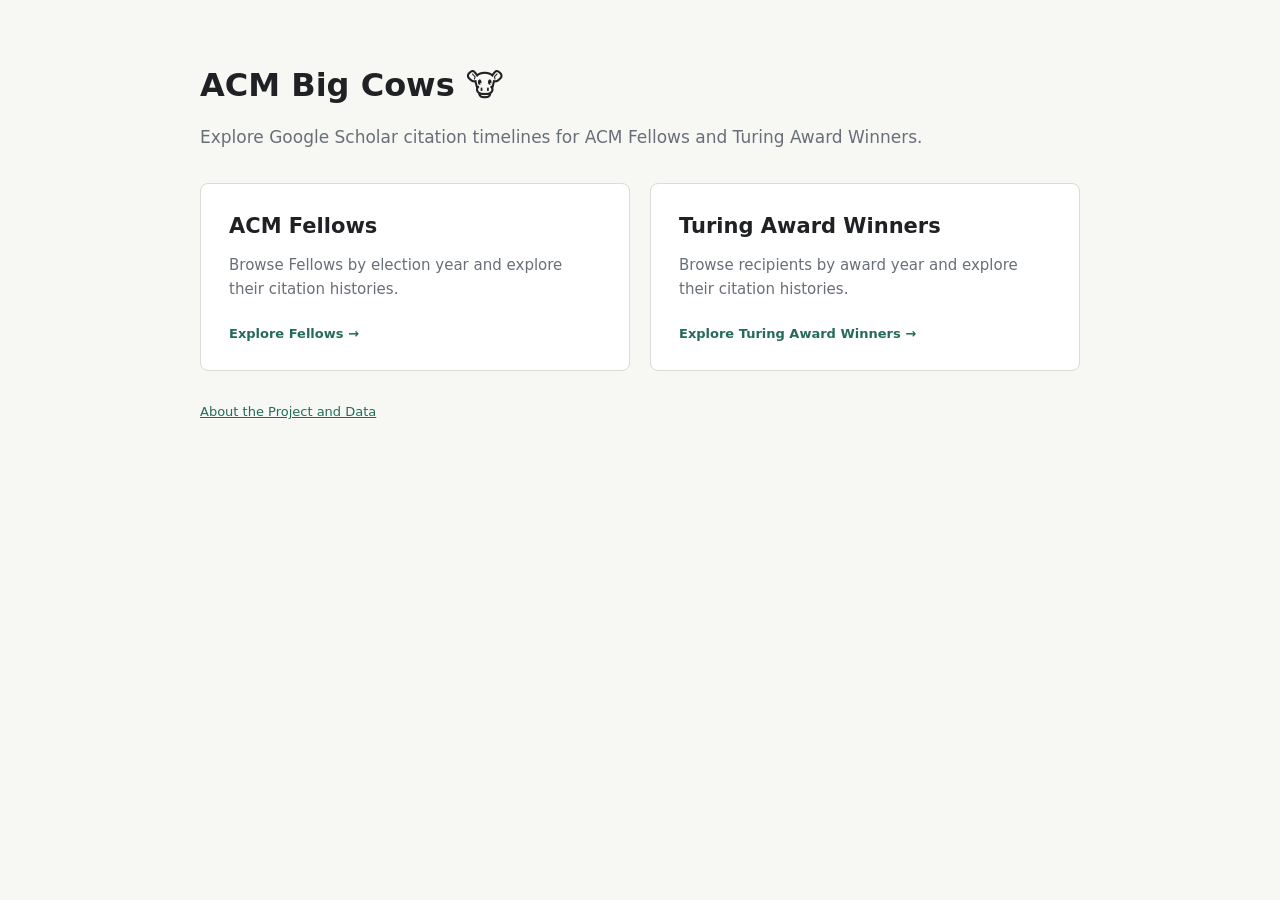
<file: index.html>
<!doctype html>
<html lang="en">
<head>
  <meta charset="utf-8">
  <meta name="viewport" content="width=device-width, initial-scale=1">
  <meta name="description" content="Explore Google Scholar citation timelines for ACM Fellows and Turing Award Winners.">
  <title>ACM Big Cows — Citation Timelines</title>
  <link rel="stylesheet" href="./scholar_visualization.css">
</head>
<body>
  <main class="landing">
    <h1>ACM Big Cows 🐮</h1>
    <p class="landing-intro">Explore Google Scholar citation timelines for ACM Fellows and Turing Award Winners.</p>
    <nav class="award-cards" aria-label="Choose a visualization">
      <a class="award-card" href="./acm_fellows.html">
        <h2>ACM Fellows</h2>
        <p>Browse Fellows by election year and explore their citation histories.</p>
        <span>Explore Fellows <span aria-hidden="true">→</span></span>
      </a>
      <a class="award-card" href="./turing_award_winners.html">
        <h2>Turing Award Winners</h2>
        <p>Browse recipients by award year and explore their citation histories.</p>
        <span>Explore Turing Award Winners <span aria-hidden="true">→</span></span>
      </a>
    </nav>
    <p class="landing-footer"><a href="https://github.com/lintool/acm-bigcows">About the Project and Data</a></p>
  </main>
</body>
</html>
</file>
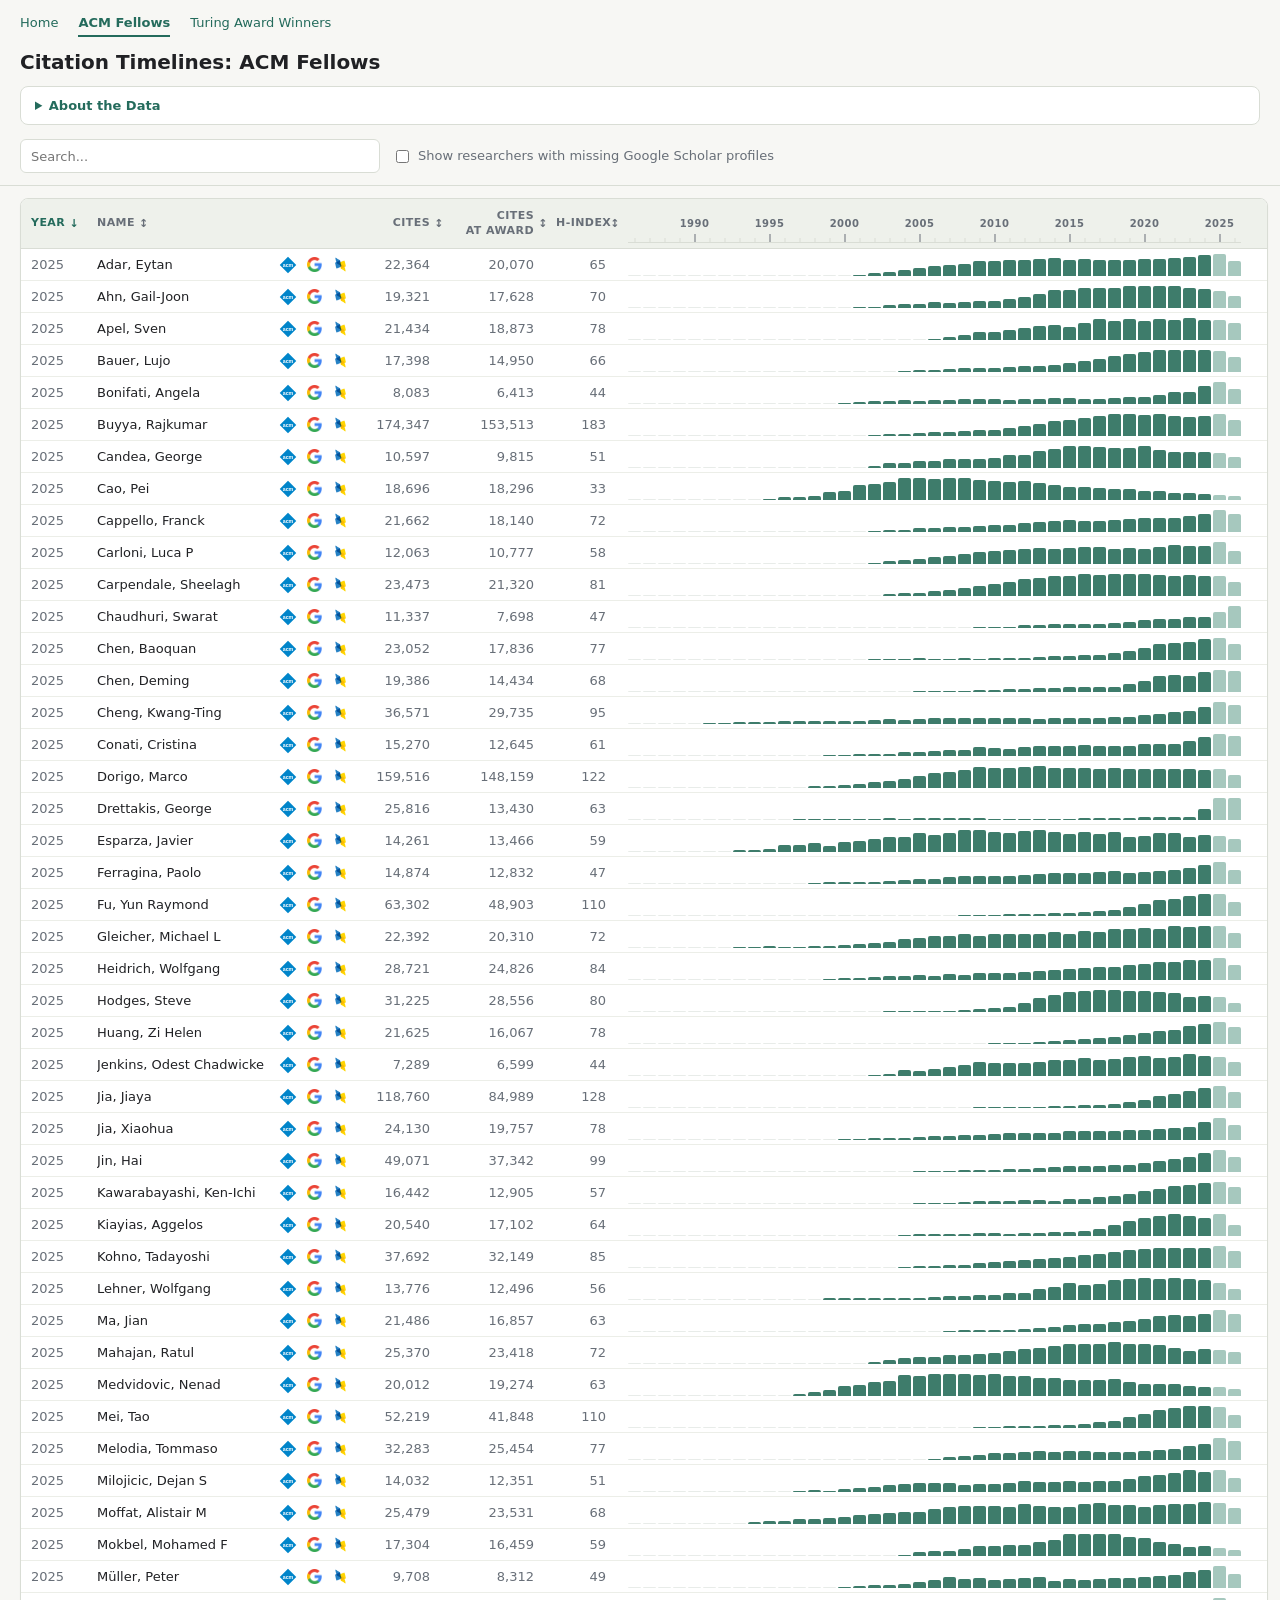
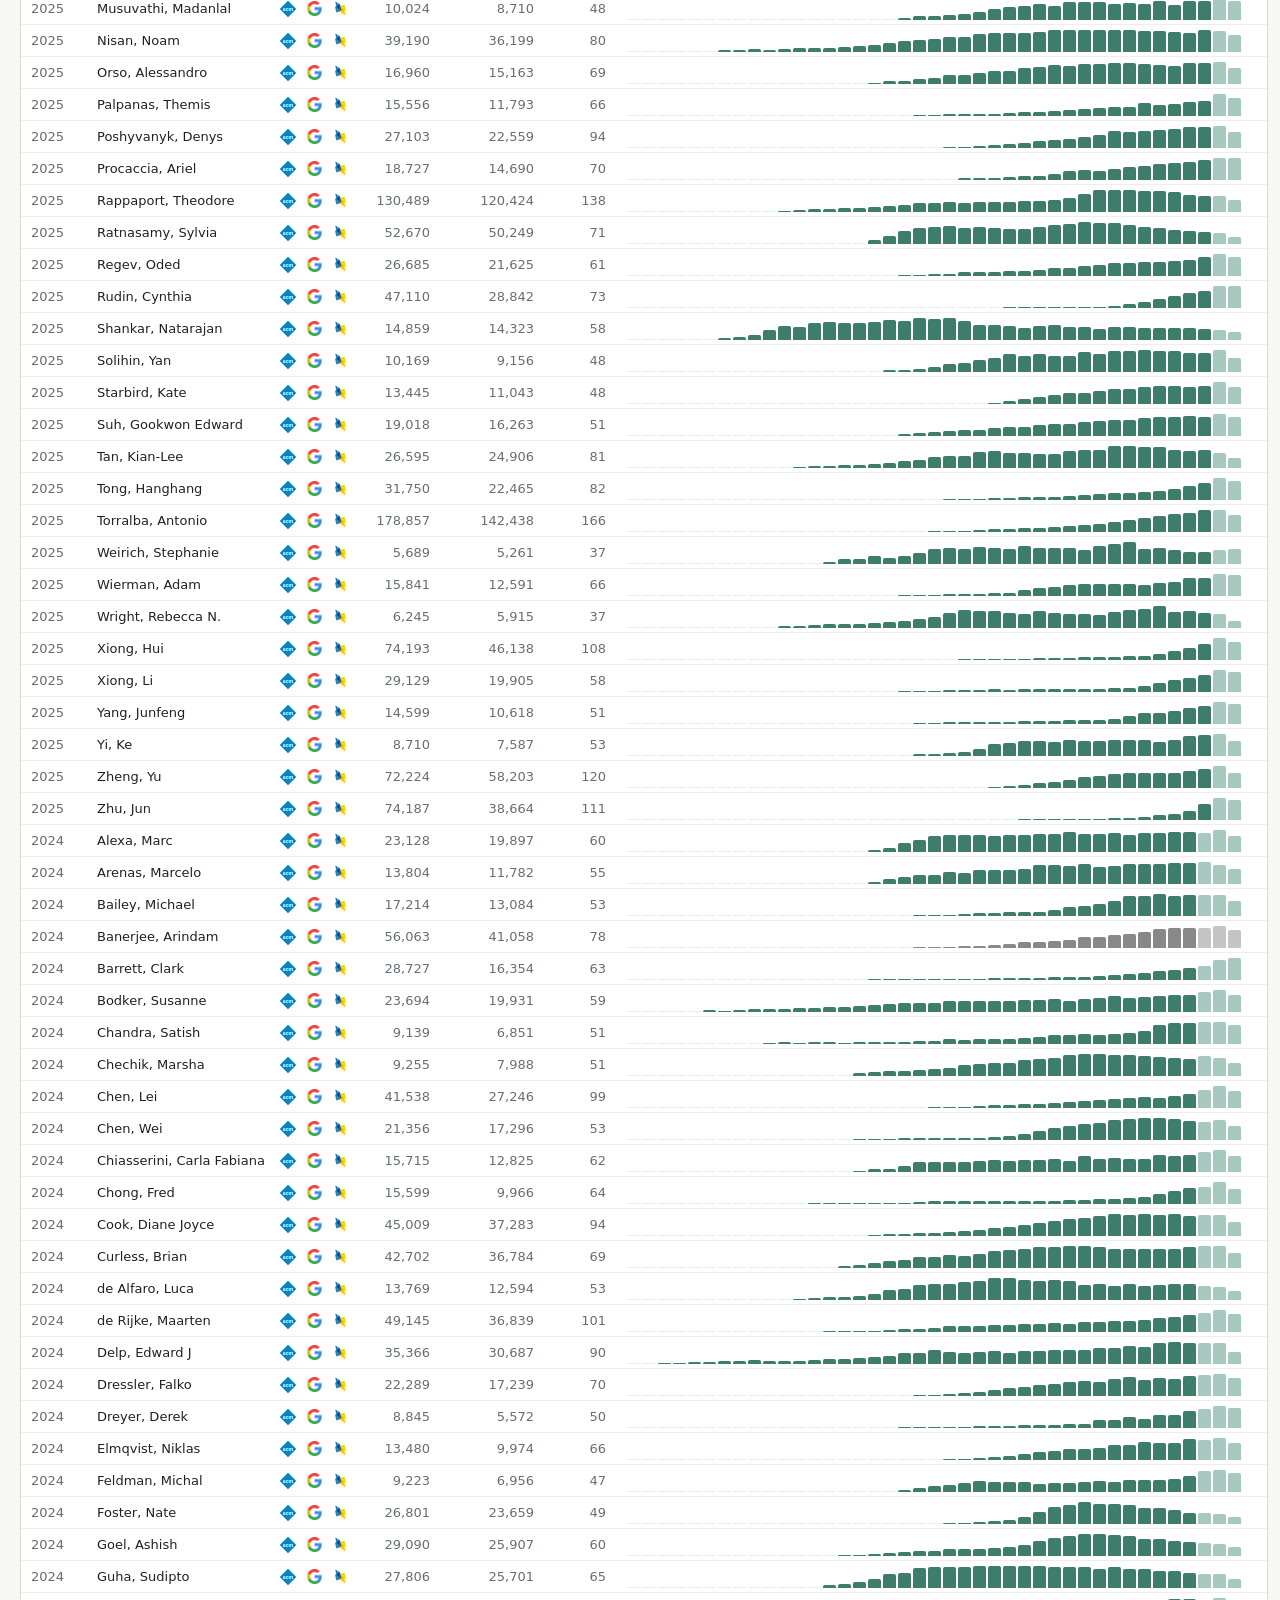
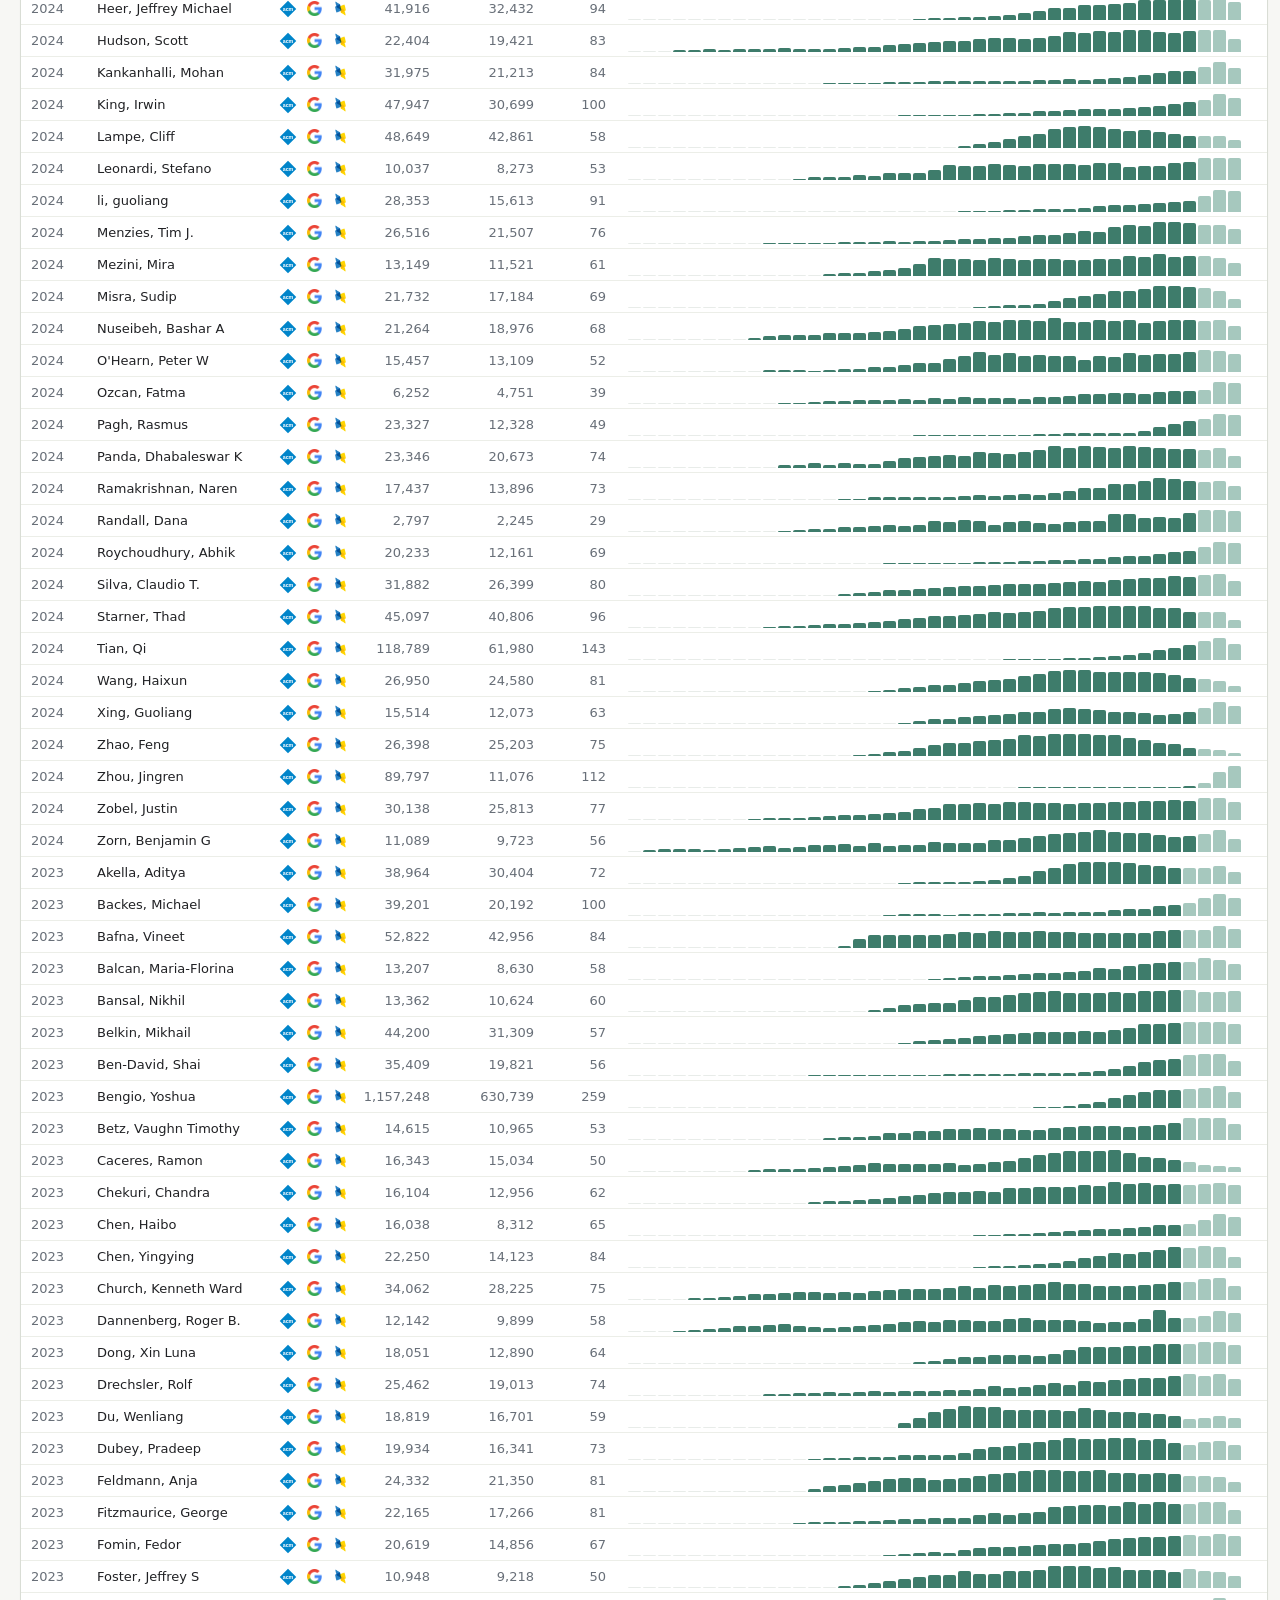
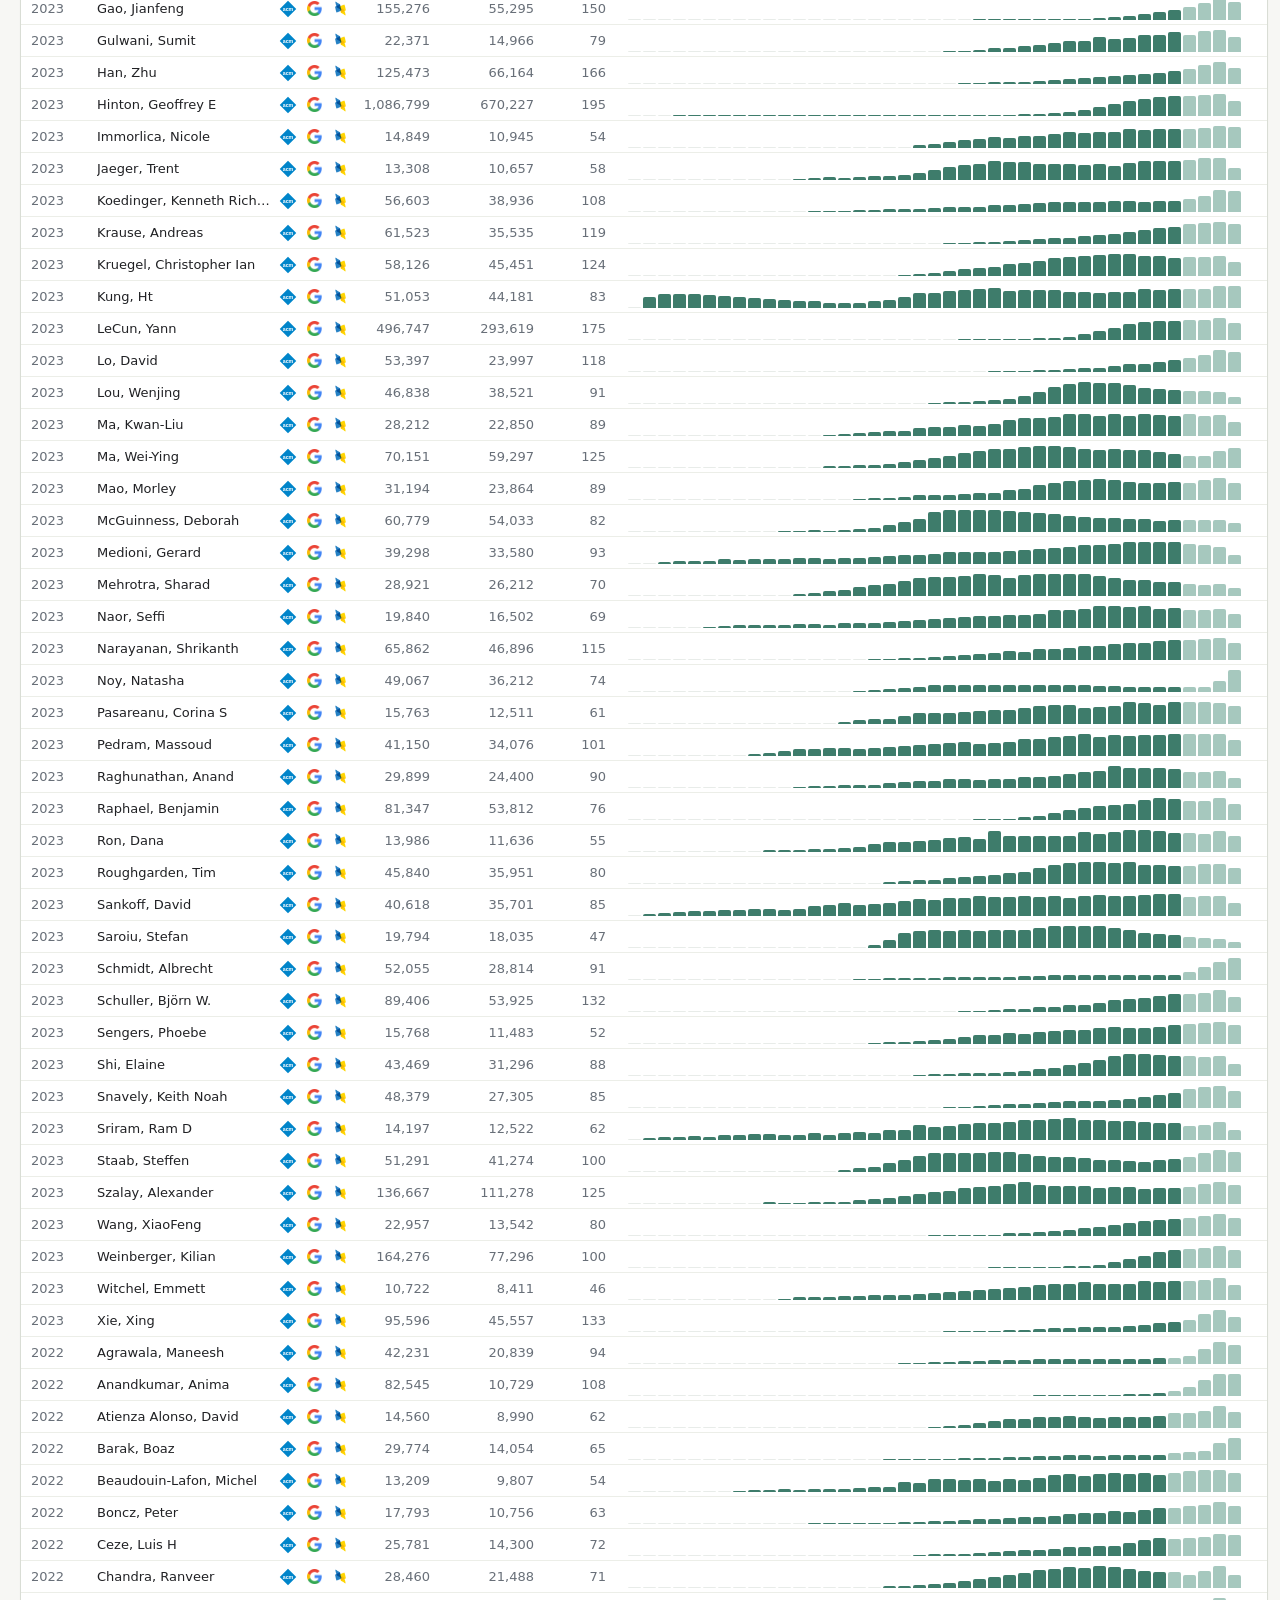
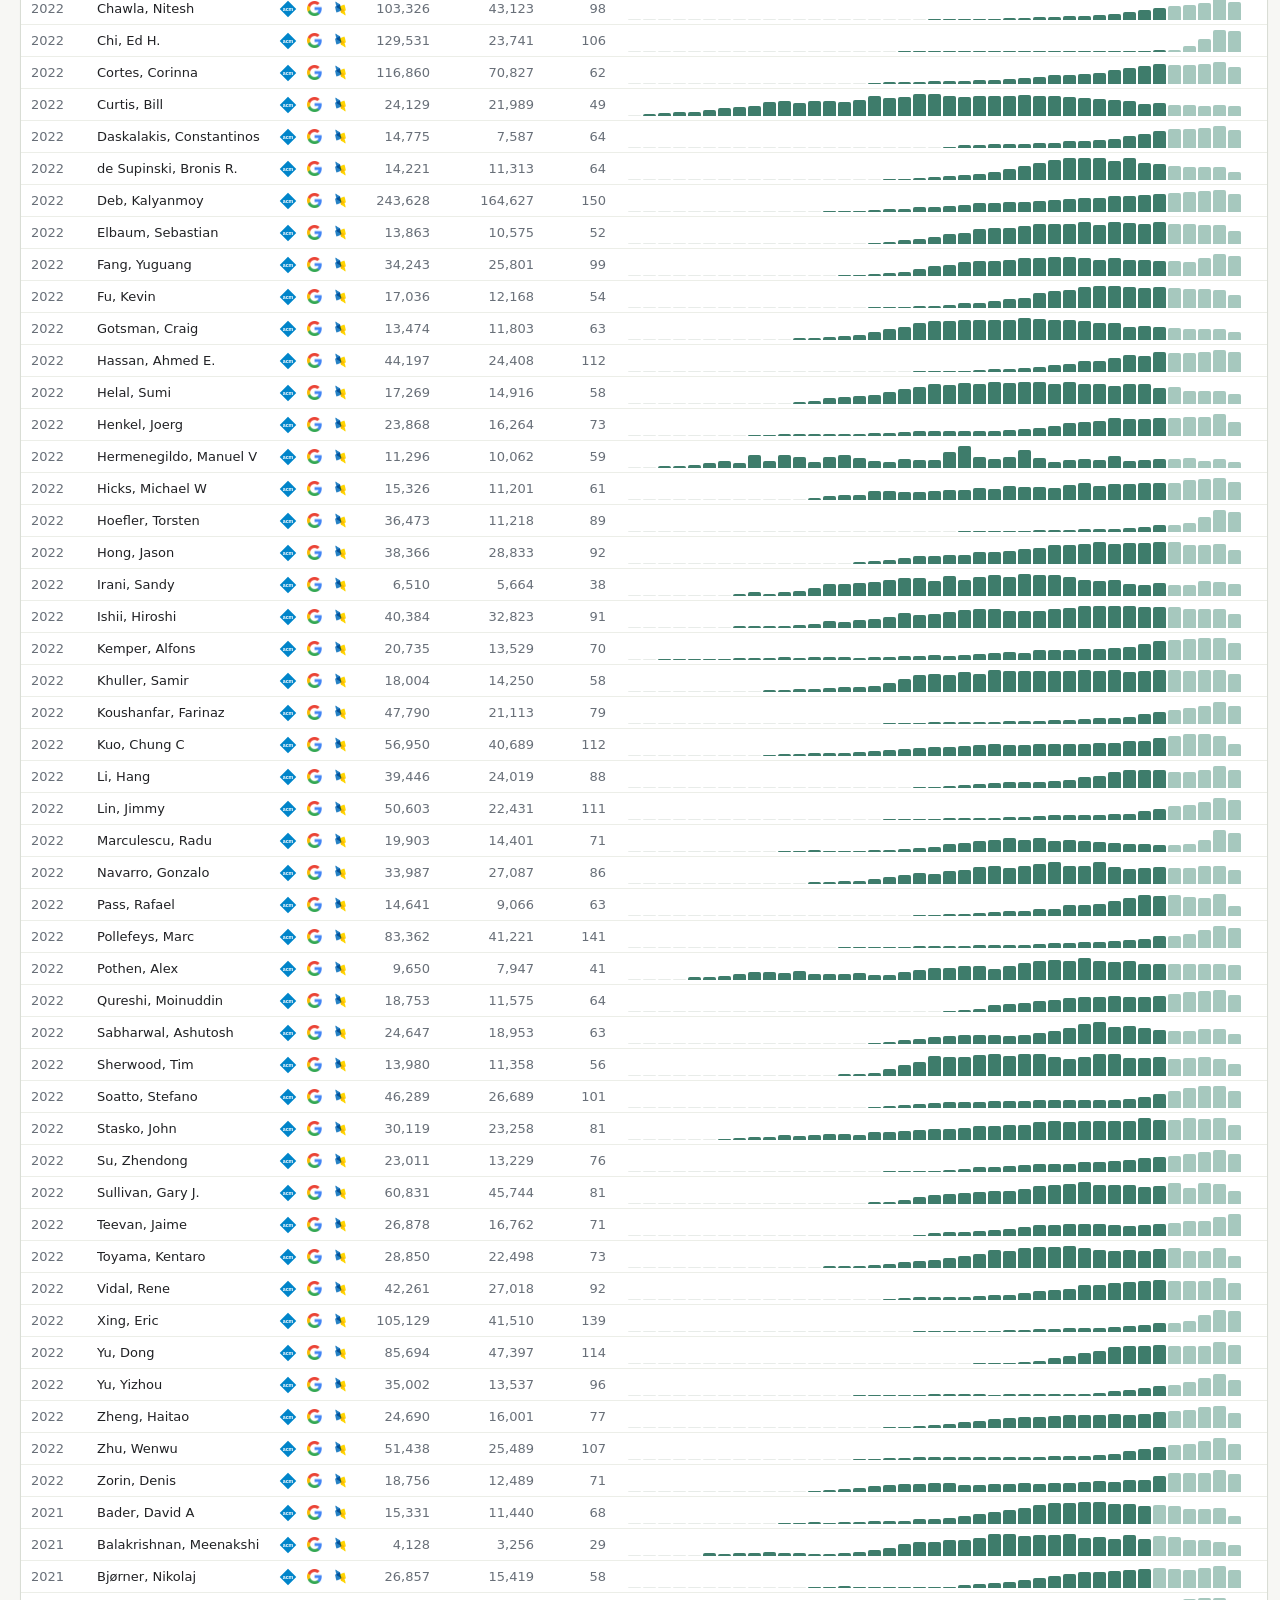
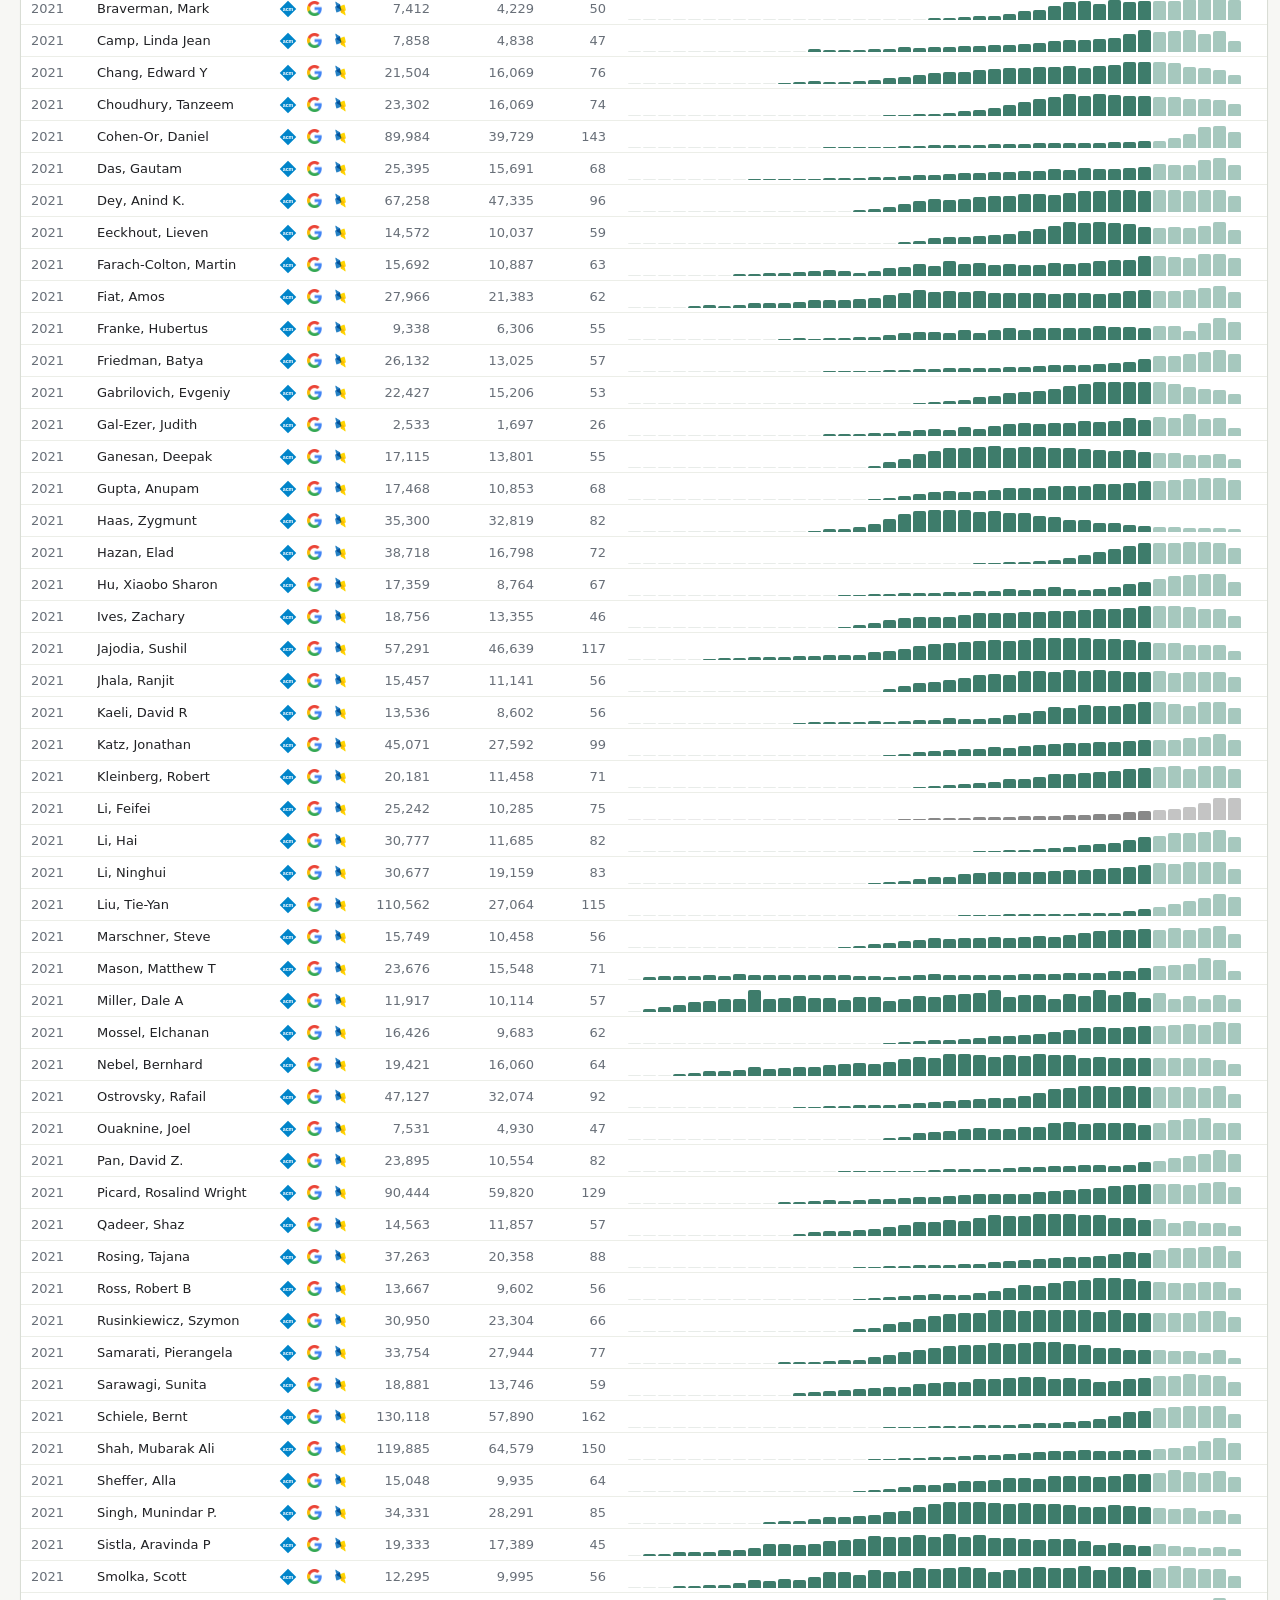
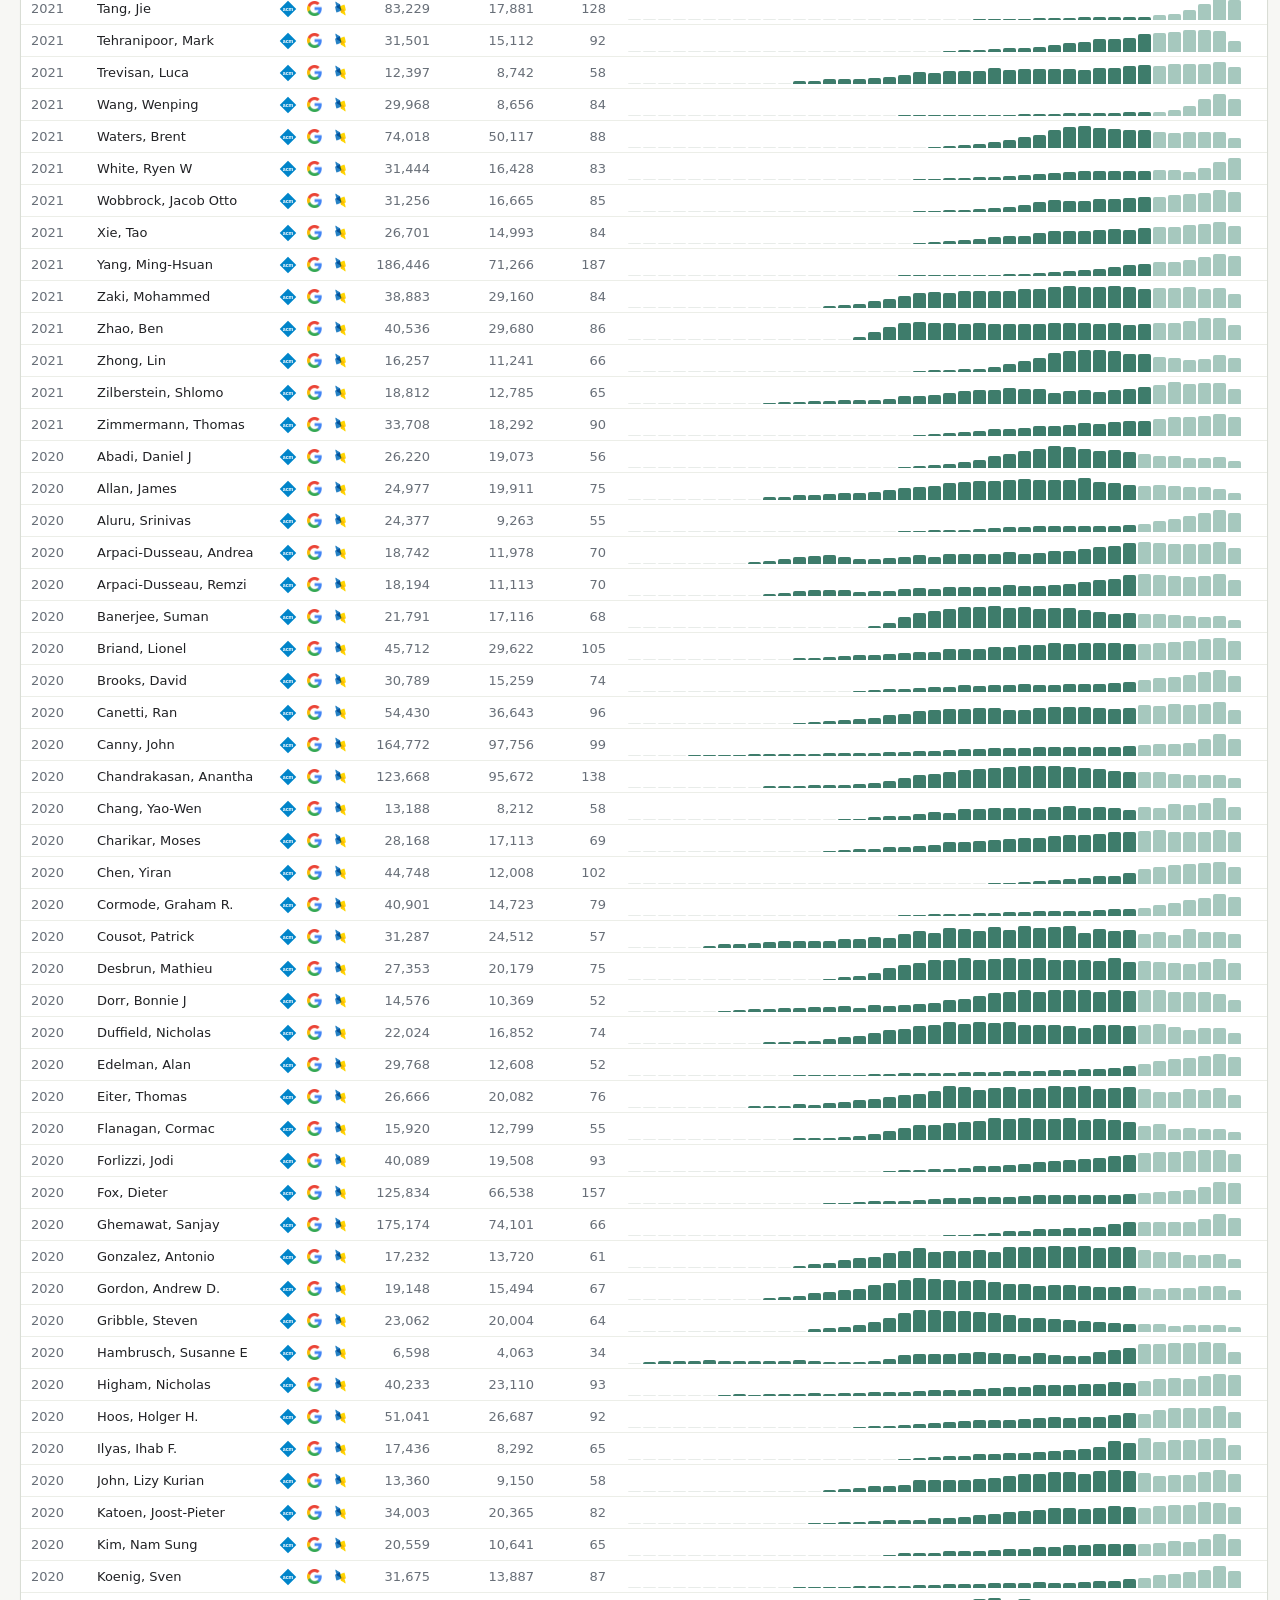
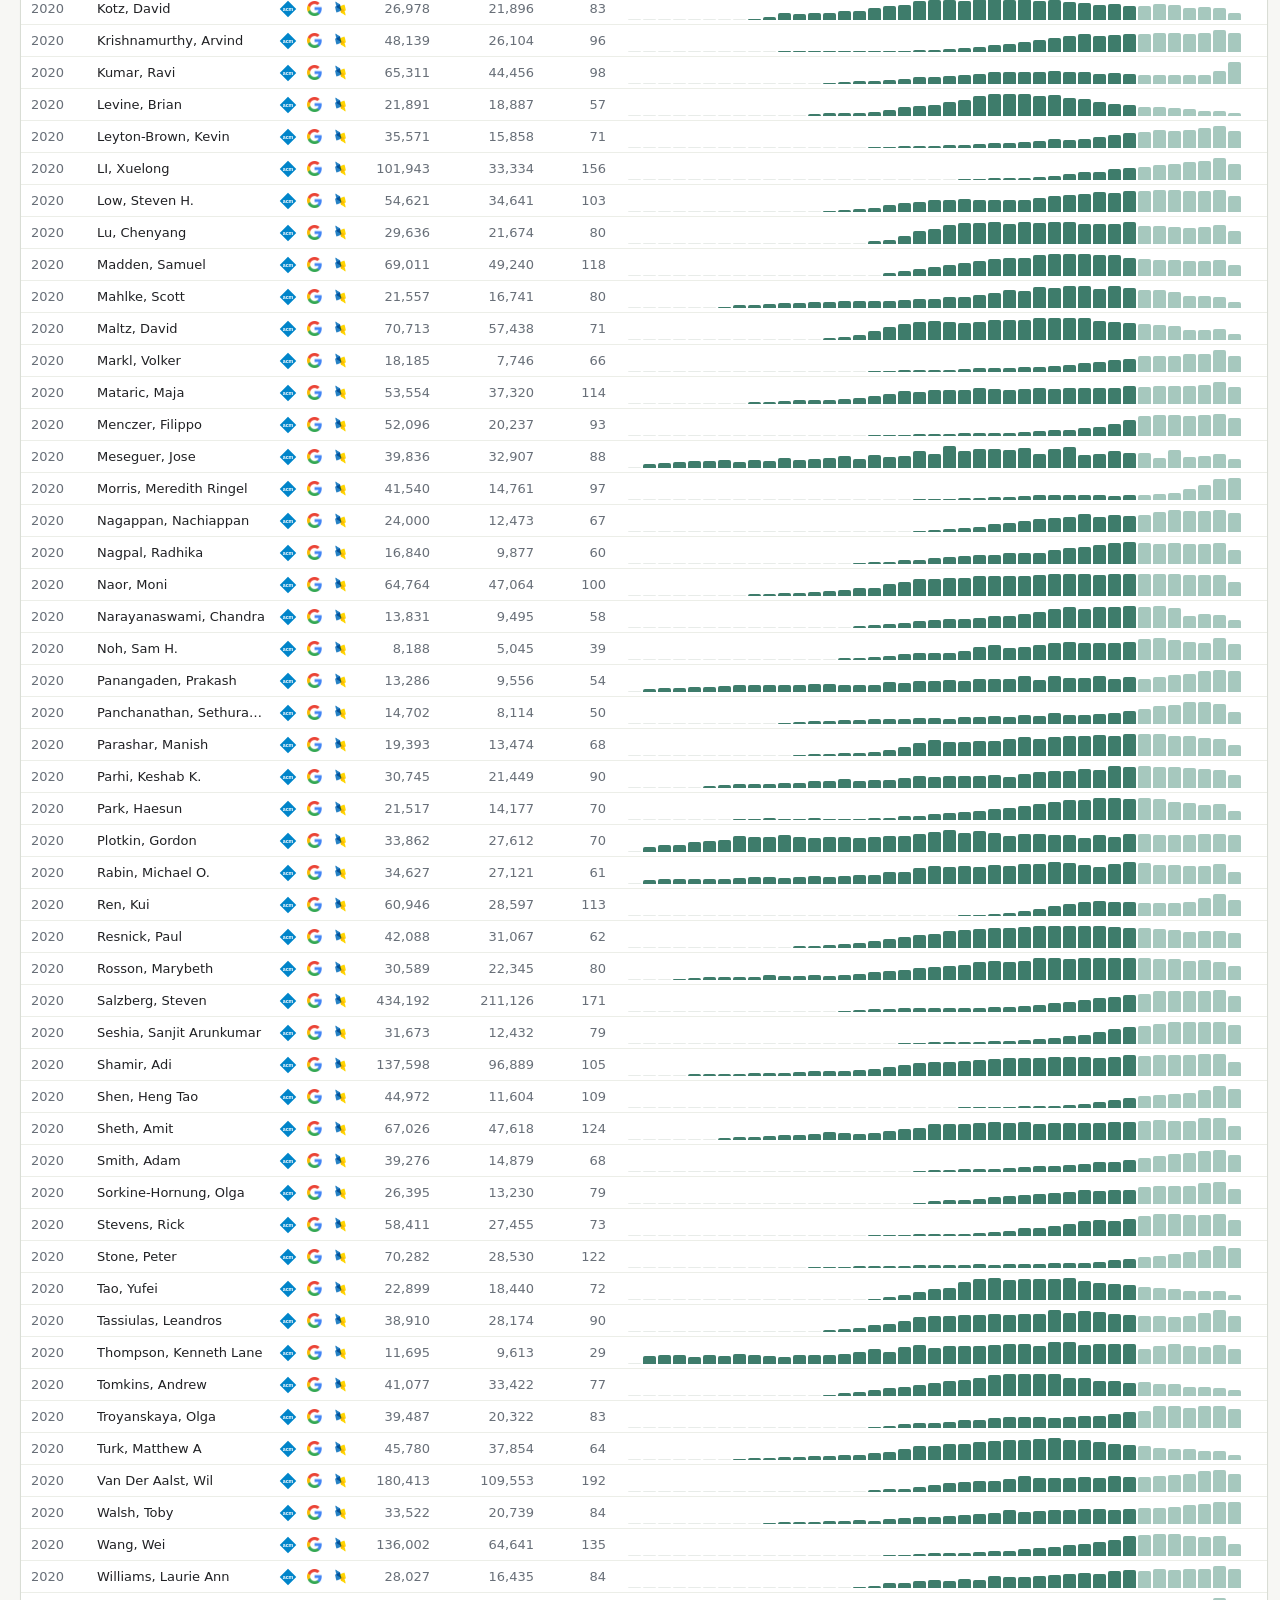
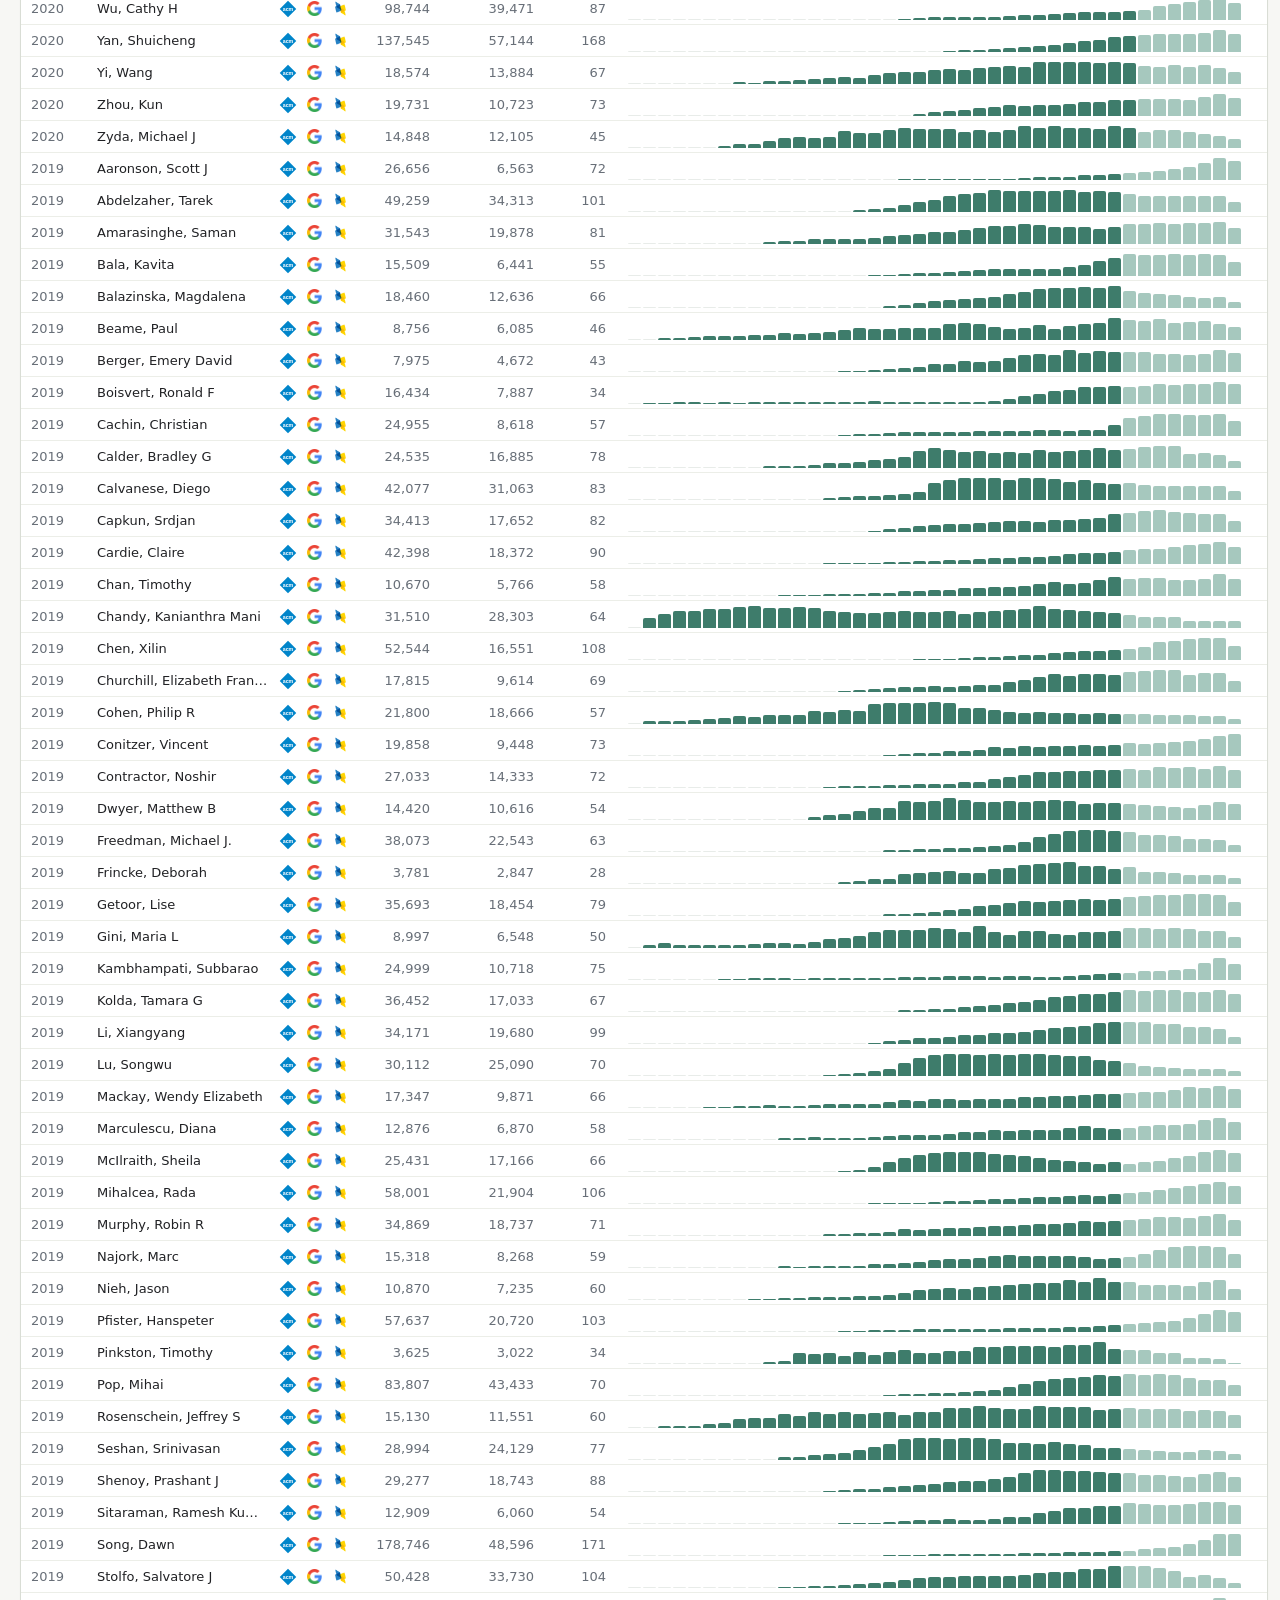
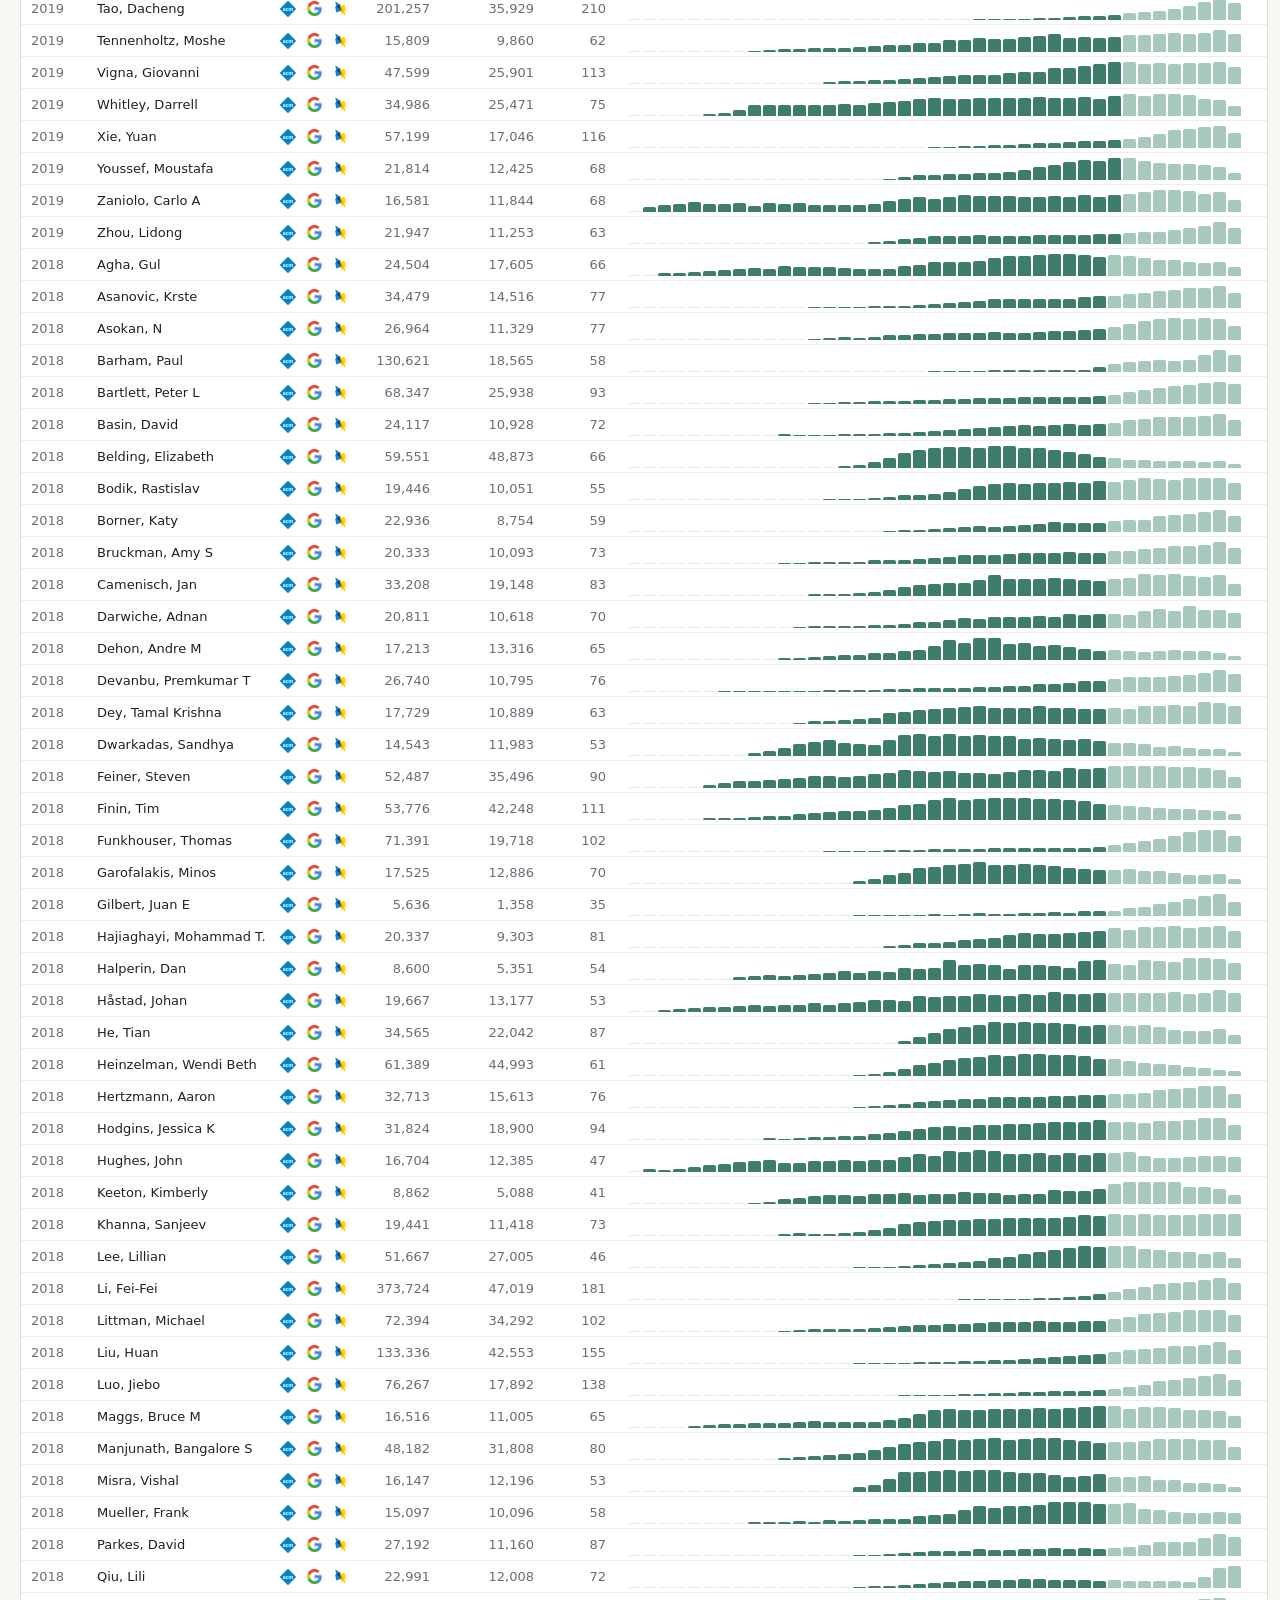
<file: acm_fellows.html>
<!doctype html>
<html lang="en">
<head>
  <meta charset="utf-8">
  <meta name="viewport" content="width=device-width, initial-scale=1">
  <title>Citation Timelines: ACM Fellows</title>
  <link rel="stylesheet" href="./scholar_visualization.css">
</head>
<body data-award="fellows">
  <header>
    <div class="topbar">
      <nav class="award-nav" aria-label="Award visualizations">
        <a href="./index.html">Home</a>
        <a href="./acm_fellows.html" aria-current="page">ACM Fellows</a>
        <a href="./turing_award_winners.html">Turing Award Winners</a>
      </nav>
      <h1>Citation Timelines: ACM Fellows</h1>
      <details class="data-details">
        <summary>About the Data</summary>
        <div class="metadata">
          <dl id="coverage" class="coverage-stats" aria-label="Dataset coverage"></dl>
          <ul class="view-summary data-notes">
            <li id="citation-source">All citation statistics from Google Scholar.</li>
            <li id="summary" aria-live="polite"></li>
            <li>Gray histograms indicate Google Scholar profiles of questionable data quality.</li>
            <li>Darker bars precede the award year; lighter bars include the award year and all later years.</li>
            <li><strong>cites at award</strong> estimates citations before the award year: total citations minus captured annual citations from the award year onward, including the award year.
              As an example, for a 2023 award, we subtract citations in 2023 and every later captured year.
              This is approximate because histories may be incomplete and Google Scholar records can change; blank values mean the required data is unavailable.</li>
          </ul>
          <div class="data-resources">
            <h2>Data and Sources</h2>
            <div class="data-links">
              <a href="https://github.com/lintool/acm-bigcows/blob/master/data/acm_fellows.csv">ACM Fellows <span class="file-type">CSV</span></a>
              <a href="https://github.com/lintool/acm-bigcows/blob/master/data/google_scholar_profiles.csv">Google Scholar Statistics <span class="file-type">CSV</span></a>
              <a href="https://github.com/lintool/acm-bigcows/blob/master/docs/data_notes.md">Data Notes <span aria-hidden="true">↗</span></a>
            </div>
          </div>
        </div>
      </details>
      <div class="controls">
        <input id="search" type="search" aria-label="Search" placeholder="Search..." autocomplete="off">
        <label class="toggle"><input id="showMissing" type="checkbox"> Show researchers with missing Google Scholar profiles</label>
      </div>
    </div>
  </header>
  <main>
    <div id="table" class="table" role="table" aria-label="Citation timelines" aria-live="polite"></div>
    <div id="empty" class="empty">No rows match the current filters.</div>
  </main>
  <div id="citation-tooltip" class="citation-tooltip" role="tooltip"></div>
  <script src="./scholar_data.js"></script>
  <script src="./scholar_visualization.js"></script>
</body>
</html>
</file>
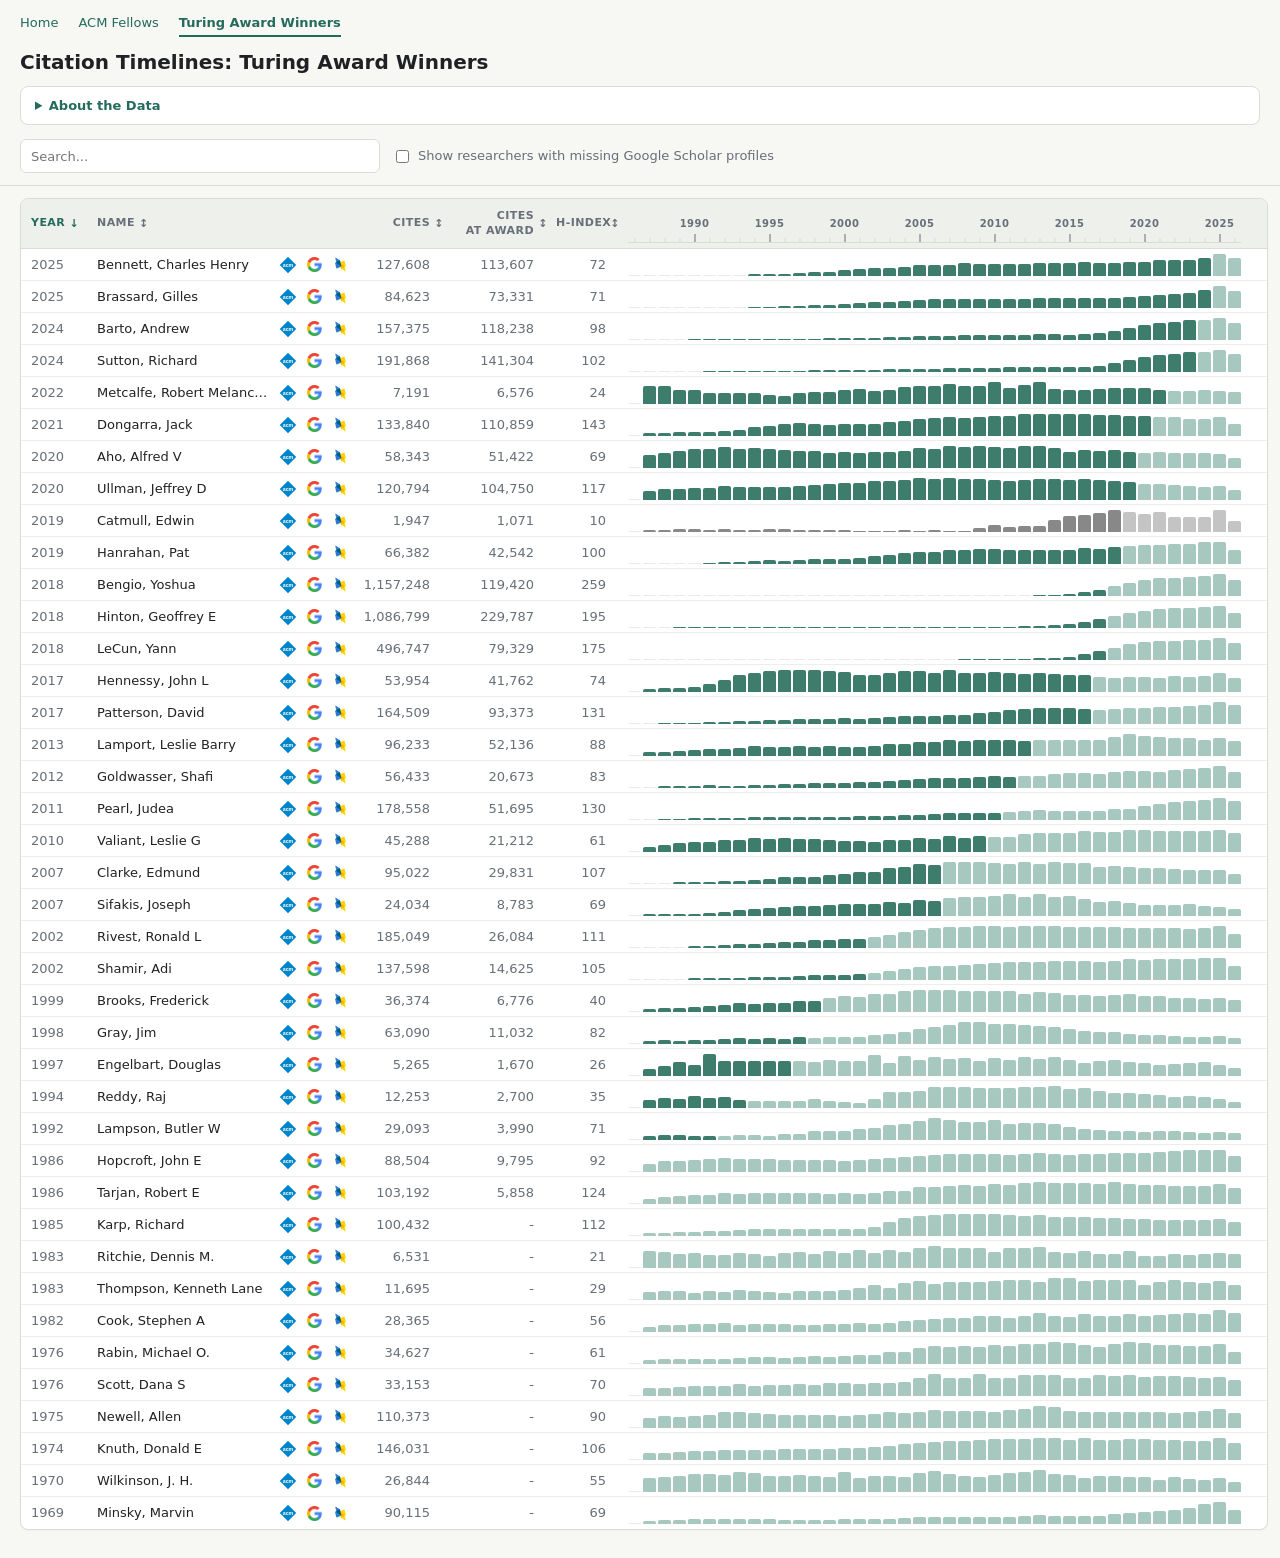
<file: turing_award_winners.html>
<!doctype html>
<html lang="en">
<head>
  <meta charset="utf-8">
  <meta name="viewport" content="width=device-width, initial-scale=1">
  <title>Citation Timelines: Turing Award Winners</title>
  <link rel="stylesheet" href="./scholar_visualization.css">
</head>
<body data-award="turing">
  <header>
    <div class="topbar">
      <nav class="award-nav" aria-label="Award visualizations">
        <a href="./index.html">Home</a>
        <a href="./acm_fellows.html">ACM Fellows</a>
        <a href="./turing_award_winners.html" aria-current="page">Turing Award Winners</a>
      </nav>
      <h1>Citation Timelines: Turing Award Winners</h1>
      <details class="data-details">
        <summary>About the Data</summary>
        <div class="metadata">
          <dl id="coverage" class="coverage-stats" aria-label="Dataset coverage"></dl>
          <ul class="view-summary data-notes">
            <li id="citation-source">All citation statistics from Google Scholar.</li>
            <li id="summary" aria-live="polite"></li>
            <li>Gray histograms indicate Google Scholar profiles of questionable data quality.</li>
            <li>Darker bars precede the award year; lighter bars include the award year and all later years.</li>
            <li><strong>cites at award</strong> estimates citations before the award year: total citations minus captured annual citations from the award year onward, including the award year.
              As an example, for a 2023 award, we subtract citations in 2023 and every later captured year.
              This is approximate because histories may be incomplete and Google Scholar records can change; blank values mean the required data is unavailable.
              Awards before 1986 show "-" because they predate the citation-history window.</li>
          </ul>
          <div class="data-resources">
            <h2>Data and Sources</h2>
            <div class="data-links">
              <a href="https://github.com/lintool/acm-bigcows/blob/master/data/turing_award_winners.csv">Turing Award Winners <span class="file-type">CSV</span></a>
              <a href="https://github.com/lintool/acm-bigcows/blob/master/data/google_scholar_profiles.csv">Google Scholar Statistics <span class="file-type">CSV</span></a>
              <a href="https://github.com/lintool/acm-bigcows/blob/master/docs/data_notes.md">Data Notes <span aria-hidden="true">↗</span></a>
            </div>
          </div>
        </div>
      </details>
      <div class="controls">
        <input id="search" type="search" aria-label="Search" placeholder="Search..." autocomplete="off">
        <label class="toggle"><input id="showMissing" type="checkbox"> Show researchers with missing Google Scholar profiles</label>
      </div>
    </div>
  </header>
  <main>
    <div id="table" class="table" role="table" aria-label="Citation timelines" aria-live="polite"></div>
    <div id="empty" class="empty">No rows match the current filters.</div>
  </main>
  <div id="citation-tooltip" class="citation-tooltip" role="tooltip"></div>
  <script src="./turing_scholar_data.js"></script>
  <script src="./scholar_visualization.js"></script>
</body>
</html>
</file>
<file: scholar_visualization.css>
/* Theme and Dimensions */
:root {
  color-scheme: light;
  --bg: #f7f7f4;
  --panel: #ffffff;
  --ink: #202124;
  --muted: #686f78;
  --line: #d9ddd5;
  --soft-line: #eceee8;
  --accent: #246b5c;
  --accent-soft: #dcebe6;
  --bar: #a6c8be;
  --bar-before: #3e7c6b;
  --bar-muted: #cbd4ce;
  --missing: #a4aaa3;
  --row-h: 32px;
  --chart-h: 22px;
  --year-w: 13px;
  --year-gap: 2px;
  --award-year-w: 58px;
  --row-gap: 8px;
  --row-padding: 10px;
  --table-border: 1px;
  --chart-width: calc((var(--year-count) * var(--year-w)) + ((var(--year-count) - 1) * var(--year-gap)));
  --label-w: 255px;
  --citations-w: 84px;
  --award-citations-w: 96px;
  --h-index-w: 64px;
  --sort-arrow-w: 10px;
  --sort-gap: 4px;
  --chart-pad-r: 16px;
}

/* Page Defaults */
* {
  box-sizing: border-box;
}

body {
  margin: 0;
  background: var(--bg);
  color: var(--ink);
  font: 13px/1.35 ui-sans-serif, system-ui, -apple-system, BlinkMacSystemFont, "Segoe UI", sans-serif;
}

/* Sticky Header */
header {
  position: sticky;
  top: 0;
  z-index: 10;
  background: rgba(247, 247, 244, 0.96);
  border-bottom: 1px solid var(--line);
  backdrop-filter: blur(8px);
}

.topbar {
  max-width: 1280px;
  margin: 0 auto;
  padding: 14px 20px 12px;
}

h1 {
  margin: 0 0 10px;
  font-size: 20px;
  font-weight: 700;
  letter-spacing: 0;
}

/* Search and Filters */
.controls {
  display: grid;
  grid-template-columns: minmax(220px, 360px) max-content;
  gap: 12px;
  align-items: center;
}

input[type="search"] {
  width: 100%;
  height: 34px;
  border: 1px solid var(--line);
  border-radius: 6px;
  padding: 0 10px;
  background: white;
  color: var(--ink);
  font: inherit;
}

label.toggle {
  display: inline-flex;
  align-items: center;
  gap: 6px;
  color: var(--muted);
  white-space: nowrap;
  user-select: none;
}

/* About the Data */
.data-details {
  margin-bottom: 14px;
  border: 1px solid var(--line);
  border-radius: 8px;
  background: var(--panel);
  overflow: hidden;
}

.data-details > summary {
  padding: 10px 14px;
  color: var(--accent);
  font-weight: 600;
  cursor: pointer;
}

.data-details > summary:hover {
  background: var(--accent-soft);
}

.data-details > summary:focus-visible {
  outline: 2px solid var(--accent);
  outline-offset: -3px;
}

.data-details[open] > summary {
  border-bottom: 1px solid var(--soft-line);
}

.metadata {
  color: var(--muted);
  font-variant-numeric: tabular-nums;
  line-height: 1.45;
  padding: 12px 14px;
}

.coverage-stats {
  display: grid;
  grid-template-columns: repeat(3, minmax(0, 1fr));
  gap: 20px;
  max-width: 660px;
  margin: 0;
}

.coverage-stats > div {
  display: flex;
  flex-direction: column;
}

.coverage-stats dt {
  font-size: 12px;
}

.coverage-stats dd {
  order: -1;
  margin: 0 0 2px;
  font-size: 24px;
  font-weight: 650;
  line-height: 1.2;
  color: var(--ink);
}

.view-summary {
  margin: 8px 0;
  font-size: 12px;
}

.data-notes {
  padding-left: 18px;
}

.data-notes li + li {
  margin-top: 4px;
}

.data-resources {
  padding-top: 8px;
  border-top: 1px solid var(--soft-line);
}

.data-resources h2 {
  margin: 0 0 8px;
  font-size: 12px;
  font-weight: 600;
  color: var(--ink);
}

.data-links {
  display: flex;
  flex-wrap: wrap;
  gap: 8px;
}

.data-links a {
  display: inline-flex;
  align-items: center;
  gap: 8px;
  padding: 5px 10px;
  border: 1px solid var(--line);
  border-radius: 6px;
  color: var(--accent);
  text-decoration: none;
}

.data-links a:hover {
  background: var(--accent-soft);
  border-color: var(--accent);
}

.data-links a:focus-visible {
  outline: 2px solid var(--accent);
  outline-offset: 2px;
}

.file-type {
  color: var(--muted);
  font-size: 10px;
  font-weight: 600;
  letter-spacing: .04em;
}

@media (max-width: 480px) {
  .coverage-stats {
    gap: 12px;
  }
  .coverage-stats dd {
    font-size: 21px;
  }
}

/* Timeline Layout */
main {
  max-width: 1280px;
  margin: 0 auto;
  padding: 12px 20px 28px;
  /* Contain wide timelines at tablet widths too, so the sticky header spans the page. */
  overflow-x: auto;
}

.table {
  min-width: calc(var(--award-year-w) + var(--label-w) + var(--citations-w) + var(--award-citations-w) + var(--h-index-w) + var(--chart-width) + var(--chart-pad-r) + (5 * var(--row-gap)) + (2 * var(--row-padding)) + (2 * var(--table-border)));
  background: var(--panel);
  border: var(--table-border) solid var(--line);
  border-radius: 8px;
  overflow: hidden;
  box-shadow: 0 1px 2px rgba(0,0,0,0.03);
}

.row {
  display: grid;
  grid-template-columns: var(--award-year-w) var(--label-w) var(--citations-w) var(--award-citations-w) var(--h-index-w) 1fr;
  align-items: center;
  min-height: var(--row-h);
  border-bottom: 1px solid var(--soft-line);
  padding: 0 var(--row-padding);
  column-gap: var(--row-gap);
}

.row:last-child {
  border-bottom: 0;
}

.head {
  min-height: 50px;
  background: #eef1eb;
  color: var(--muted);
  font-size: 11px;
  font-weight: 700;
  text-transform: uppercase;
  letter-spacing: .04em;
  border-bottom: 1px solid var(--line);
}

/* Sortable Headers */
.sort-button {
  display: inline-grid;
  grid-template-columns: minmax(0, 1fr) var(--sort-arrow-w);
  align-items: center;
  gap: var(--sort-gap);
  max-width: 100%;
  border: 0;
  padding: 4px 0;
  background: none;
  color: inherit;
  font: inherit;
  text-align: inherit;
  text-transform: inherit;
  letter-spacing: inherit;
  cursor: pointer;
}

.sort-label {
  white-space: nowrap;
}

.sort-arrow {
  text-align: center;
  line-height: 1;
}

.sort-button:hover, [aria-sort] .sort-button {
  color: var(--accent);
}

.sort-button:focus-visible {
  outline: 2px solid var(--accent);
  outline-offset: 2px;
}

.metric-header {
  text-align: right;
}

/* Recipient Names and Profile Links */
.year {
  color: var(--muted);
  font-variant-numeric: tabular-nums;
}

.author {
  display: flex;
  align-items: center;
  gap: 6px;
  min-width: 0;
}

.author-name {
  flex: 1;
  min-width: 0;
  white-space: nowrap;
  overflow: hidden;
  text-overflow: ellipsis;
}

.profile-links {
  display: inline-grid;
  grid-template-columns: repeat(3, 24px);
  flex: none;
  gap: 2px;
}

.profile-slot {
  height: 28px;
}

.profile-link {
  display: inline-flex;
  align-items: center;
  justify-content: center;
  width: 24px;
  height: 28px;
  border-radius: 3px;
  color: var(--accent);
  text-decoration: none;
}

.profile-link img {
  display: block;
  width: 15px;
  height: 15px;
}

.profile-link .profile-icon-acm {
  width: 18px;
  height: 18px;
}

.profile-link:hover {
  background: var(--accent-soft);
}

.profile-link:focus-visible {
  outline: 2px solid var(--accent);
  outline-offset: -2px;
}

/* Numeric Values */
.metric {
  padding-right: calc(var(--sort-arrow-w) + var(--sort-gap));
  color: var(--muted);
  font-variant-numeric: tabular-nums;
  text-align: right;
  white-space: nowrap;
}

/* Citation Histograms */
.chart-cell {
  min-width: 0;
  display: flex;
  align-items: center;
  justify-content: flex-end;
  padding-right: var(--chart-pad-r);
}

.chart, .axis {
  display: grid;
  grid-template-columns: repeat(var(--year-count), var(--year-w));
  gap: var(--year-gap);
  width: var(--chart-width);
}

.chart {
  align-items: end;
  height: var(--chart-h);
}

.chart.quality-low {
  --bar: #c4c4c4;
  --bar-before: #888888;
  --bar-muted: #d0d0d0;
}

.bar {
  width: 100%;
  min-height: 1px;
  background: var(--bar);
  border-radius: 2px 2px 0 0;
}

.bar.before-induction {
  background: var(--bar-before);
}

.bar.zero {
  background: var(--bar-muted);
  opacity: .45;
}

/* Citation Tooltip */
.citation-tooltip {
  display: none;
  position: fixed;
  z-index: 20;
  pointer-events: none;
  width: max-content;
  max-width: calc(100vw - 16px);
  padding: 6px 9px;
  border-radius: 4px;
  background: var(--ink);
  color: white;
  font-size: 12px;
  font-variant-numeric: tabular-nums;
  box-shadow: 0 2px 6px rgba(0, 0, 0, .18);
}

.missing {
  justify-content: flex-end;
  color: var(--missing);
  font-size: 12px;
  font-style: italic;
}

/* Year Axis */
.axis {
  justify-self: end;
  margin-right: var(--chart-pad-r);
  color: var(--muted);
  font-size: 10px;
  font-variant-numeric: tabular-nums;
  border-bottom: 1px solid var(--line);
}

.axis-year {
  position: relative;
  height: 38px;
}

.axis-year::after {
  content: '';
  position: absolute;
  left: 50%;
  bottom: 0;
  width: 1px;
  height: 4px;
  background: var(--line);
  transform: translateX(-50%);
}

.axis-year.tick::after {
  height: 8px;
  background: var(--muted);
}

.axis-label {
  position: absolute;
  left: 50%;
  bottom: 12px;
  transform: translateX(-50%);
  white-space: nowrap;
}

/* Empty Results */
.empty {
  display: none;
  padding: 28px;
  text-align: center;
  color: var(--muted);
  background: var(--panel);
  border: 1px solid var(--line);
  border-radius: 8px;
}

.empty.visible {
  display: block;
}

@media (max-width: 860px) {
  :root {
    --label-w: 235px;
    --year-w: 9px;
  }
  .controls {
    grid-template-columns: 1fr;
  }
}

/* Award Navigation */
.award-nav {
  display: flex;
  flex-wrap: wrap;
  gap: 8px 20px;
  margin-bottom: 12px;
}

.award-nav a {
  color: var(--accent);
  text-decoration: none;
  padding-bottom: 3px;
}

.award-nav a:hover {
  text-decoration: underline;
}

.award-nav a[aria-current="page"] {
  font-weight: 700;
  border-bottom: 2px solid var(--accent);
}

/* Landing Page */
.landing {
  max-width: 920px;
  padding: 64px 20px;
}

.landing h1 {
  font-size: 32px;
}

.landing-intro {
  color: var(--muted);
  font-size: 17px;
  line-height: 1.6;
}

.award-cards {
  display: grid;
  grid-template-columns: repeat(2, minmax(0, 1fr));
  gap: 20px;
  margin: 32px 0;
}

.award-card {
  display: flex;
  flex-direction: column;
  padding: 28px;
  border: 1px solid var(--line);
  border-radius: 8px;
  background: var(--panel);
  color: var(--ink);
  text-decoration: none;
}

.award-card:hover {
  border-color: var(--accent);
  background: var(--accent-soft);
}

.award-card:focus-visible {
  outline: 3px solid var(--accent);
  outline-offset: 4px;
}

.award-card h2 {
  margin: 0;
  font-size: 21px;
}

.award-card p {
  flex: 1;
  color: var(--muted);
  font-size: 15px;
  line-height: 1.6;
  margin: 12px 0 24px;
}

.award-card > span {
  color: var(--accent);
  font-weight: 600;
}

.landing-footer a {
  color: var(--accent);
}

@media (max-width: 600px) {
  .landing {
    padding-top: 32px;
  }
  .award-cards {
    grid-template-columns: 1fr;
  }
}
</file>
